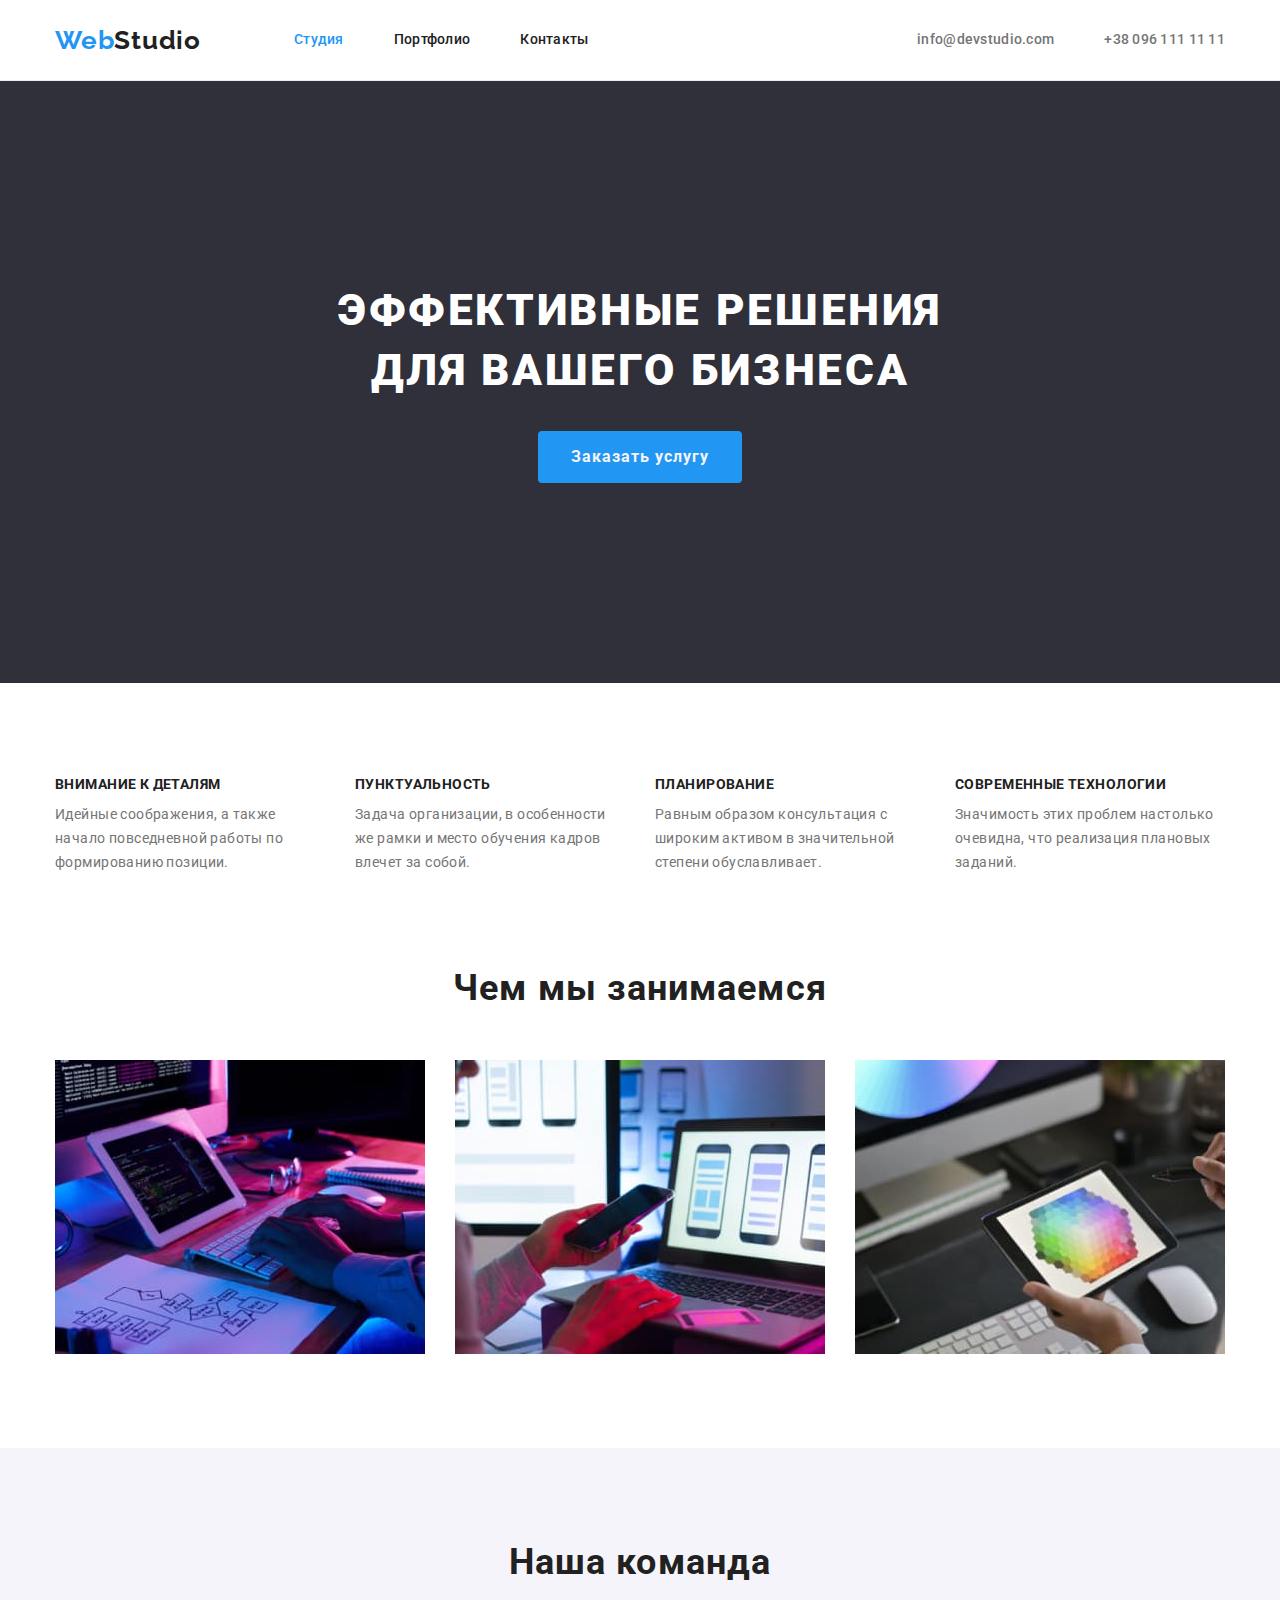
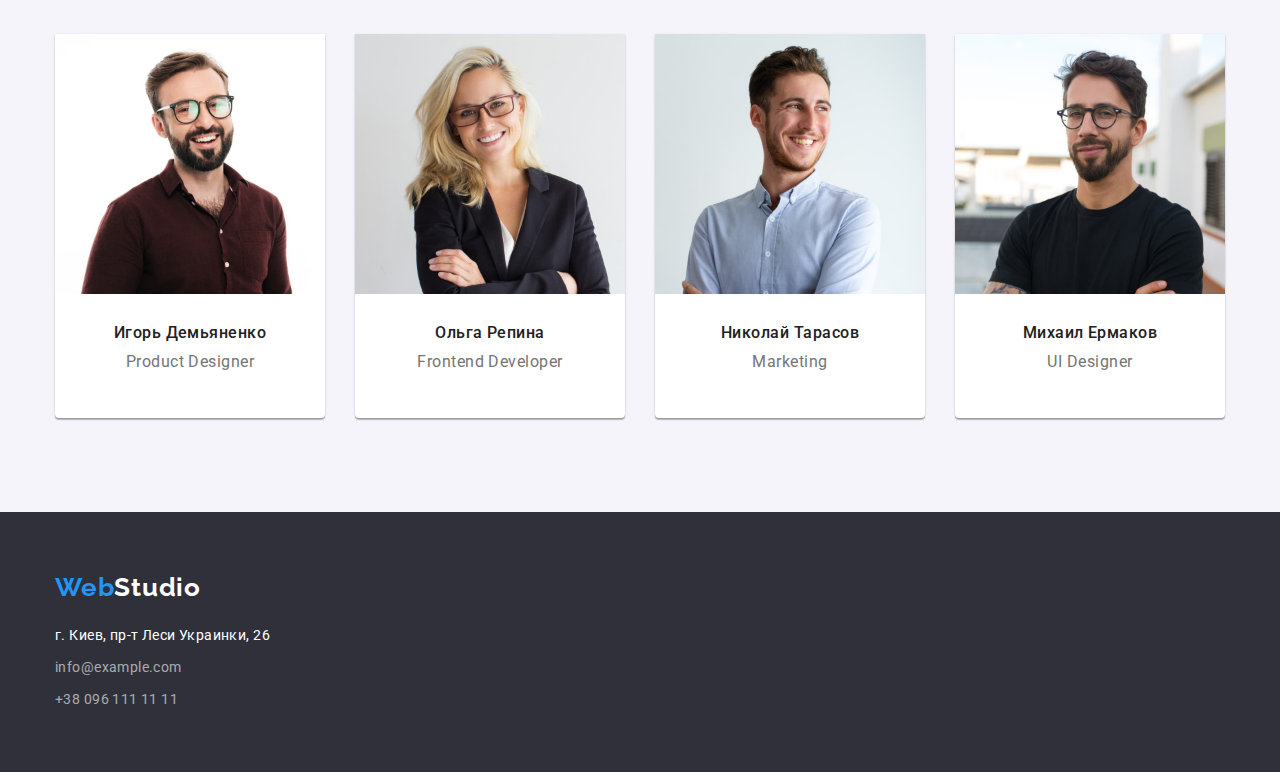
<file: index.html>
<!DOCTYPE html>
<html lang="en">

<head>
    <meta charset="UTF-8">
    <meta http-equiv="X-UA-Compatible" content="IE=edge">
    <meta name="viewport" content="width=device-width, initial-scale=1.0">
    <title>Document</title>
<link rel="preconnect" href="https://fonts.googleapis.com">
<link rel="preconnect" href="https://fonts.gstatic.com" crossorigin>
<link href="https://fonts.googleapis.com/css2?family=Raleway:wght@700&family=Roboto:wght@400;500;700;900&display=swap"
    rel="stylesheet">
        <link rel="stylesheet" href="https://cdnjs.cloudflare.com/ajax/libs/modern-normalize/1.1.0/modern-normalize.min.css">
    <link rel="stylesheet" href="./css/styles.css">
   
</head>

<body>

<!-- Шапка -->

    <header class="header nopadding">
        <div class="container header-inner">
                <nav class="main-nav">
                    <a href="" class="logo"><span class="logo-web">Web</span><span class="logo-studio">Studio</span></a>
                    <ul class="site-nav list">
                        <li class="item"><a href="./index.html" class="link current">Студия</a></li>
                        <li class="item"><a href="./portfolio.html" class="link">Портфолио</a></li>
                        <li class="item"><a href="" class="link">Контакты</a></li>
                    </ul>
                </nav>
                <ul class="cont-nav list">
                    <li class="item"><a href="info@devstudio.com" class="link">info@devstudio.com</a></li>
                    <li class="item"><a href="380961111111" class="link">+38 096 111 11 11</a></li>
                </ul>
        </div>
    </header>
 
    <main>
        <!-- Герой -->
        <section class="hero">
            <div class="container">
            <h1 class="hero-title">Эффективные решения <br>для вашего бизнеса</h1>
            <button class="button">Заказать услугу</button>
            </div>
        </section>
          
          <!-- Примеры работ -->
        
            <section class="section-padding">
                <div class="container">
                <ul class="section-one">
                    <li class="section-li">
                        <h3 class="section-title">Внимание к деталям</h3>
                        <p class="p">
                            Идейные соображения, а также начало повседневной работы по формированию позиции.
                        </p>
                    
                    </li>
                    <li class="section-li">
                        <h3 class="section-title">Пунктуальность</h3>
                        <p class="p">
                            Задача организации, в особенности же рамки и место обучения кадров влечет за собой.
                        </p>
                    </li>
                    <li class="section-li">
                        <h3 class="section-title">Планирование</h3>
                        <p class="p">Равным образом консультация с широким активом в значительной степени обуславливает.
                        </p>
                    
                    </li>
                    <li class="section-li">
                        <h3 class="section-title">Современные технологии</h3>
                        <p class="p">
                            Значимость этих проблем настолько очевидна, что реализация плановых заданий.
                        </p>
                    </li>
                </ul>
           
            </section>
            </div>
        <!-- Вторая секция -->
        
        <section class="section-works">
            <div class="container">
            <h2 class="section-title-two">Чем мы занимаемся</h2>
            <ul class="images">
                <li class="item images">
                    <img src="./images/img-one.jpg" alt="example" width="370">

                </li>
                <li class="item images">
                    <img src="./images/img-two.jpg" alt="example" width="370">
                </li>
                <li class="item images">
                    <img src="./images/img-three.jpg" alt="example" width="370">
                </li>
            </ul>

        </section>
        </div>
        <!-- Третья секция -->
       
        <section class="section-color">
            <div class="container">
          <h2 class="section-title-second">Наша команда</h2>
            <ul class="two">
                <li class="bgc">
                    <img src="./images/img-01.jpg" alt="example" width="270" class="images-one">
                   <div class="div">
                        <h3 class="section-title-three">Игорь Демьяненко</h3>
                        <p class="paragraph">Product Designer</p>
                   </div>
                </li>
                
                <li class="bgc">
                   <img src="./images/img-02.jpg" alt="example" width="270" class="images-two">
                    <div class="div">
                        <h3 class="section-title-three">Ольга Репина</h3>
                        <p class="paragraph">Frontend Developer</p>
                    </div>
                </li>
                    <li class="bgc">
                       <img src="./images/img-03.jpg" alt="example" width="270" class="images-three">
                       <div class="div">
                            <h3 class="section-title-three">Николай Тарасов</h3>
                            <p class="paragraph">Marketing</p>
                       </div>
                    </li>
                    <li class="bgc">
                        <img src="./images/img-04.jpg" alt="example" width="270" class="images-four">
                       <div class="div">
                            <h3 class="section-title-three">Михаил Ермаков</h3>
                            <p class="paragraph">UI Designer</p>
                       </div>
                    </li>
                    
                
            </ul>

        </section>
        </div>
    </main>

   
    <footer class="footer">
        <div class="container">
        <a href="" class="logo"><span class="logo-web">Web</span><span class="logo-studio-two">Studio</span></a>
         
<address class="add">
    <p class="direction">г. Киев, пр-т Леси Украинки, 26</p>
    <ul class="adress-nav">
        <li class="margin"><a href="info@example.com" class="adress-link margin">info@example.com</a></li>
        <li><a href="+380961111111" class="adress-link" >+38 096 111 11 11</a></li>
    </ul>
</address>
</div>
    </footer>
    
    
</body>

</html>
</file>
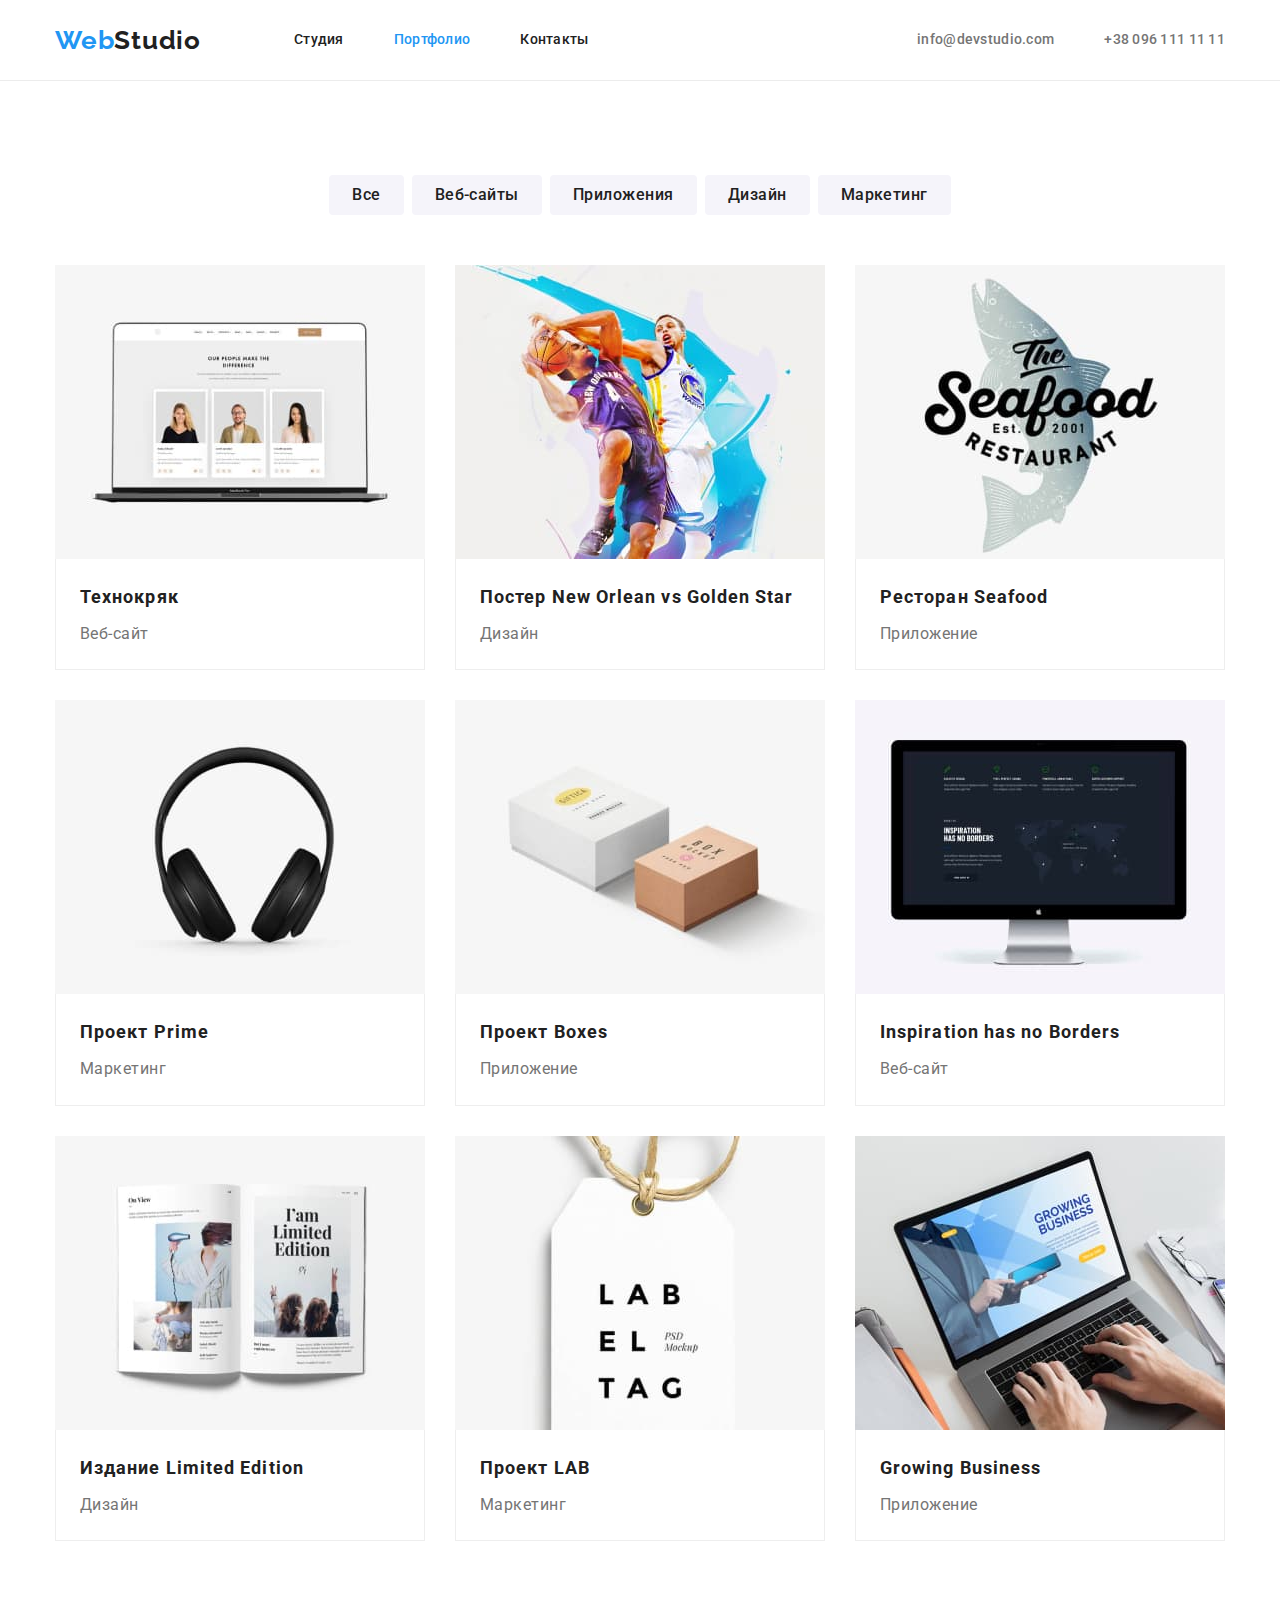
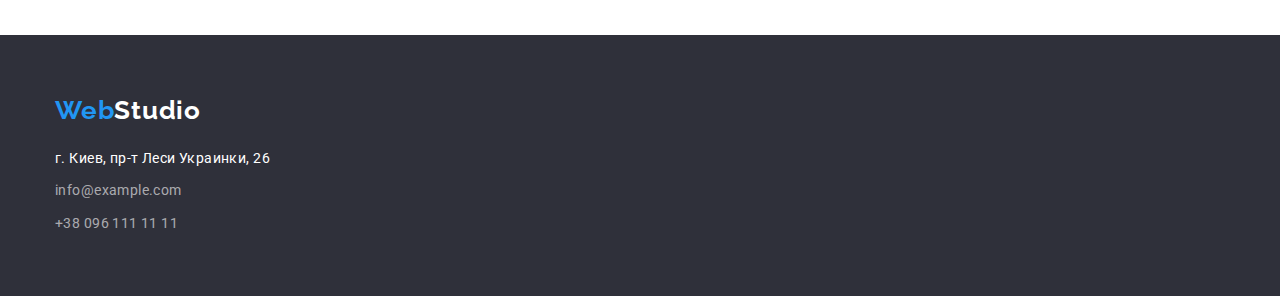
<file: portfolio.html>
<!DOCTYPE html>
<html lang="en">
<head>
    <meta charset="UTF-8">
    <meta http-equiv="X-UA-Compatible" content="IE=edge">
    <meta name="viewport" content="width=device-width, initial-scale=1.0">
    <title>Document</title>
<link rel="preconnect" href="https://fonts.googleapis.com">
<link rel="preconnect" href="https://fonts.gstatic.com" crossorigin>
<link href="https://fonts.googleapis.com/css2?family=Raleway:wght@700&family=Roboto:wght@400;500;700;900&display=swap"
    rel="stylesheet">
        <link rel="stylesheet" href="https://cdnjs.cloudflare.com/ajax/libs/modern-normalize/1.1.0/modern-normalize.min.css">
    <link rel="stylesheet" href="./css/styles.css">
   
</head> 


<body>
   
<header class="header nopadding">
    <div class="container header-inner">
        <nav class="main-nav">
            <a href="" class="logo"><span class="logo-web">Web</span><span class="logo-studio">Studio</span></a>
            <ul class="site-nav list">
                <li class="item"><a href="./index.html" class="link">Студия</a></li>
                <li class="item"><a href="./portfolio.html" class="link current">Портфолио</a></li>
                <li class="item"><a href="" class="link">Контакты</a></li>
            </ul>
        </nav>
        <ul class="cont-nav list">
            <li class="item"><a href="info@devstudio.com" class="link">info@devstudio.com</a></li>
            <li class="item"><a href="380961111111" class="link">+38 096 111 11 11</a></li>
        </ul>
    </div>
</header>
    <main>
        <section class="padding">
            <div class="container">
            <ul class="portfolio">
                <li class="item-two"><button class="button-two">Все</button></li>
                <li class="item-two"><button class="button-two">Веб-сайты</button></li>
                <li class="item-two"><button class="button-two">Приложения</button></li>
                <li class="item-two"><button class="button-two">Дизайн</button></li>
                <li class="item-two"><button class="button-two">Маркетинг</button></li>
            </ul>
            
                <ul class="portfolio-flex">
                    <li class="flex-element">
                        <a href=""><img src="./images-2/img-1.jpg" alt="example" width="370" class="img">
                            <div class="div-portfolio">
                                <h2 class="head-two">Технокряк</h2>
                                <p class="paragraph-two">Веб-сайт</p>
                            </div>
                        </a>
                
                    </li>
                
                    <li class="flex-element">
                        <a href=""><img src="./images-2/img-2.jpg" alt="example" width="370" class="img">
                            <div class="div-portfolio">
                                <h2 class="head-two">Постер New Orlean vs Golden Star</h2>
                                <p class="paragraph-two">Дизайн</p>
                            </div>
                        </a>
                
                    </li>
                
                    <li class="flex-element">
                        <a href=""><img src="./images-2/img-3.jpg" alt="example" width="370" class="img">
                            <div class="div-portfolio">
                                <h2 class="head-two">Ресторан Seafood</h2>
                                <p class="paragraph-two">Приложение</p>
                            </div>
                        </a>
                
                    </li>
                
                    <li class="flex-element">
                        <a href=""><img src="./images-2/img-4.jpg" alt="example" width="370" class="img">
                            <div class="div-portfolio">
                                <h2 class="head-two">Проект Prime</h2>
                                <p class="paragraph-two">Маркетинг</p>
                            </div>
                        </a>
                    </li>
                
                    <li class="flex-element">
                        <a href=""><img src="./images-2/img-5.jpg" alt="example" width="370" class="img">
                            <div class="div-portfolio">
                                <h2 class="head-two">Проект Boxes</h2>
                                <p class="paragraph-two">Приложение</p>
                            </div>
                        </a>
                    </li>
                
                    <li class="flex-element">
                        <a href=""><img src="./images-2/img-6.jpg" alt="example" width="370" class="img">
                            <div class="div-portfolio">
                                <h2 class="head-two">Inspiration has no Borders</h2>
                                <p class="paragraph-two">Веб-сайт</p>
                            </div>
                        </a>
                    </li>
                
                    <li class="flex-element">
                        <a href=""><img src="./images-2/img-7.jpg" alt="example" width="370" class="img">
                            <div class="div-portfolio">
                                <h2 class="head-two">Издание Limited Edition</h2>
                                <p class="paragraph-two">Дизайн</p>
                            </div>
                        </a>
                    </li>
                
                    <li class="flex-element">
                        <a href=""><img src="./images-2/img-8.jpg" alt="example" width="370" class="img">
                            <div class="div-portfolio">
                                <h2 class="head-two">Проект LAB</h2>
                                <p class="paragraph-two">Маркетинг</p>
                            </div>
                        </a>
                    </li>
                
                    <li class="flex-element">
                        <a href=""><img src="./images-2/img-9.jpg" alt="example" width="370" class="img">
                            <div class="div-portfolio">
                                <h2 class="head-two">Growing Business</h2>
                                <p class="paragraph-two">Приложение</p>
                            </div>
                        </a>
                    </li>
                </ul>
            
        </section>
        

    </main>
    
    <footer class="footer">
        <div class="container">
            <a href="" class="logo"><span class="logo-web">Web</span><span class="logo-studio-two">Studio</span></a>
    
            <address class="add">
                <p class="direction">г. Киев, пр-т Леси Украинки, 26</p>
                <ul class="adress-nav">
                    <li class="margin"><a href="info@example.com" class="adress-link margin">info@example.com</a></li>
                    <li><a href="+380961111111" class="adress-link">+38 096 111 11 11</a></li>
                </ul>
            </address>
        </div>
    </footer>

    
</body>
</html>
</file>
<file: css/styles.css>
body {
  background-color: #ffffff;
  color: #757575;
  font-family: Roboto, sans-serif;
}
ul {
  list-style: none;
}
a {
  text-decoration: none;
}

:root {
  --primary-text-color: #212121;
  --title-text-color: #757575;
  --accent-text-color: #2196f3;
}

.header {
  background-color: #ffffff;
  border-bottom: 1px solid #ececec;
}

.header-inner {
  display: flex;
  align-items: center;
  height: 80px;
}

/* Portfolio */

.head-two {
  color: var(--primary-text-color);
  font-weight: bold;
  font-size: 18px;
  line-height: 2;
  letter-spacing: 0.06em;
  margin-top: 0px;
  margin-bottom: 4px;
}
.paragraph-two {
  color: var(--title-text-color);
  font-weight: normal;
  font-size: 16px;
  line-height: 1.9;
  letter-spacing: 0.03em;
  margin-bottom: 0px;
  margin-top: 0px;
}
.portfolio {
  display: flex;
  padding-left: 0px;
  justify-content: center;
  margin-top: 0px;
  margin-bottom: 50px;
}

.portfolio-flex {
  display: flex;
  flex-wrap: wrap;
  padding-left: 0px;
  margin-top: 0px;
  margin-bottom: -30px;
  margin-right: -30px;
}

.flex-element {
  margin-right: 30px;
  margin-bottom: 30px;
  width: 370px;
}

.item-two + .item-two {
  margin-left: 8px;
}
.img {
  display: block;
}

/* Main-nav */
.main-nav {
  display: flex;
  align-items: center;
}
/* Logo */
.logo {
  font-family: Raleway, sans-serif;
  font-weight: bold;
  font-size: 26px;
  line-height: 1.19;
  letter-spacing: 0.03em;
}

.logo-web {
  color: #2196f3;
}
.logo-studio {
  color: #212121;
}
.logo-studio-two {
  color: #ffffff;
}

/* Site-nav */
.site-nav {
  display: flex;
  margin-left: 93px;
  margin-top: 0px;
  margin-bottom: 0px;
  padding-left: 0px;
}
.item + .item {
  margin-left: 50px;
}

.site-nav .link {
  display: block;
  padding-top: 32px;
  padding-bottom: 32px;

  color: var(--primary-text-color);
  font-weight: 500;
  font-size: 14px;
  line-height: 1.14;
  letter-spacing: 0.02em;
}
.site-nav .link:hover,
.site-nav .link:focus {
  color: var(--accent-text-color);

  font-weight: 500;
  font-size: 14px;
  line-height: 1.14;
  letter-spacing: 0.02em;
}
.site-nav .link.current {
  color: var(--accent-text-color);
}

/* Adress-nav */
.cont-nav .link {
  display: block;
  padding-top: 32px;
  padding-bottom: 32px;

  color: var(--title-text-color);
  font-weight: 500;
  font-size: 14px;
  line-height: 1.14;
  letter-spacing: 0.02em;
}
.cont-nav .link:hover,
.cont-nav .link:focus {
  color: var(--accent-text-color);
  font-weight: 500;
  font-size: 14px;
  line-height: 1.14;
  letter-spacing: 0.02em;
}
.cont-nav.item + .item {
  margin-left: 50px;
}
.cont-nav {
  display: flex;
  align-items: center;
  /* padding-top: 32px;
  padding-bottom: 32px; */
}
.cont-nav.list {
  margin-left: auto;
  padding-left: 0px;
  margin-top: 0px;
  margin-bottom: 0px;
}

/* Hero */
.hero-title {
  color: #ffffff;
  font-weight: 900;
  font-size: 44px;
  line-height: 1.36;
  text-align: center;
  letter-spacing: 0.06em;
  text-transform: uppercase;

  margin-top: 0px;
  margin-bottom: 30px;
}

.hero {
  background-color: #2f303a;
  padding-top: 200px;
  padding-bottom: 200px;
  text-align: center;
}

/* Section */
.bgc {
  background-color: #ffffff;
  border-radius: 0px 0px 4px 4px;
  box-shadow: 0px 1px 3px rgba(0, 0, 0, 0.12), 0px 1px 1px rgba(0, 0, 0, 0.14),
    0px 2px 1px rgba(0, 0, 0, 0.2);
  width: 270px;
}
.bgc + .bgc {
  margin-left: 30px;
}
.section-li {
  margin-right: 30px;
}
.section-li:nth-child(4n) {
  margin-right: 0px;
}

.section-one {
  display: flex;
  padding-left: 0px;
  padding-top: 0px;
  margin-top: 0px;
  margin-bottom: 0px;
}
.section-padding {
  padding-top: 94px;
}

.section-title {
  color: var(--primary-text-color);

  margin-bottom: 10px;
  margin-top: 0px;
  font-weight: bold;
  font-size: 14px;
  line-height: 1.14;
  letter-spacing: 0.03em;
  text-transform: uppercase;
}
.section-color {
  background-color: #f5f4fa;
  padding-bottom: 94px;
  margin-top: 0px;
  padding-top: 94px;
}
/* Section-two */
.images {
  display: flex;
  padding-left: 0px;
  margin-top: 0px;
  margin-bottom: 0px;
}
.item.images + .item.images {
  margin-left: 30px;
}
/* Images */
.images-one {
  display: block;
  margin-left: 0px;
  margin-right: 30px;
  margin-bottom: 0px;
}
.images-two {
  display: block;
  margin-left: 0px;
  margin-right: 30px;
  margin-bottom: 0px;
}
.images-three {
  display: block;
  margin-left: 0px;
  margin-right: 30px;
  margin-bottom: 0px;
}
.images-four {
  display: block;
  margin-left: 0px;
  margin-right: 0px;
  margin-bottom: 0px;
}
.div {
  padding-top: 30px;
  padding-bottom: 30px;
}
/* Section-title-two */
.section-title-two {
  color: var(--primary-text-color);
  font-weight: bold;
  font-size: 36px;
  line-height: 1.16;
  text-align: center;
  letter-spacing: 0.03em;
  margin-top: 0px;
  margin-bottom: 50px;
}
.section-works {
  padding-top: 94px;
  padding-bottom: 94px;
}

.section-title-second {
  color: var(--primary-text-color);
  font-weight: bold;
  font-size: 36px;
  line-height: 1.16;
  text-align: center;
  letter-spacing: 0.03em;

  margin-top: 0px;
  margin-bottom: 50px;
}

/* Section-title-three */
.section-title-three {
  color: var(--primary-text-color);
  font-weight: 500;
  font-size: 16px;
  line-height: 1.18;
  text-align: center;
  letter-spacing: 0.03em;
  margin-bottom: 10px;
  margin-top: 0px;
}
/* Paragraph */
.paragraph {
  color: var(--title-text-color);
  font-family: Roboto;
  font-weight: 400;
  font-size: 16px;
  line-height: 1.18;
  text-align: center;
  letter-spacing: 0.03em;

  margin-top: 0px;
  margin-bottom: 0[x];
}
/* Footer */
.footer {
  background-color: #2f303a;
  font-family: Roboto, sans-serif;

  padding-top: 60px;
  padding-bottom: 60px;
  margin-top: 0px;
}
.adress-link {
  color: rgba(255, 255, 255, 0.6);
}

.margin {
  margin-bottom: 9px;
}
.adress-nav {
  padding-left: 0px;
  margin-top: 0px;
  margin-bottom: 0px;
}
.direction {
  color: #ffffff;
  font-weight: normal;
  font-size: 14px;
  line-height: 24px;
  letter-spacing: 0.03em;
  margin-top: 0px;
  margin-bottom: 9px;
}
/* Button */
.button {
  display: inline-block;
  border: 1px solid transparent;
  border-radius: 4px;
  padding: 10px 32px;
  min-width: 200px;
  margin-top: 0px;
  margin-bottom: 0px;

  background-color: var(--accent-text-color);
  color: #f5f4fa;

  font-weight: bold;
  font-size: 16px;
  line-height: 1.9;
  letter-spacing: 0.06em;
}
.button:hover,
.button:focus,
.button:active {
  background-color: #188ce8;
}
.button-two {
  display: flex;
  border: 1px solid transparent;
  border-radius: 4px;
  padding: 6px 22px;
  min-width: 73px;

  background-color: #f5f4fa;

  font-weight: 500;
  font-size: 1.6;
  line-height: 26px;
  text-align: center;
  letter-spacing: 0.03em;
}
.button-two {
  color: var(--primary-text-color);
}
.button-two:hover,
.button-two:focus,
.button-two:active {
  background-color: var(--accent-text-color);
  color: #ffffff;
  box-shadow: 0px 3px 1px rgba(0, 0, 0, 0.1), 0px 1px 2px rgba(0, 0, 0, 0.08),
    0px 2px 2px rgba(0, 0, 0, 0.12);
}

.padding {
  padding-top: 94px;
  padding-bottom: 94px;
}

.add {
  font-family: Roboto;
  font-style: normal;
  font-weight: normal;
  font-size: 14px;
  line-height: 1.7;
  letter-spacing: 0.03em;
  margin-top: 20px;
}
.container {
  margin-left: auto;
  margin-right: auto;
  width: 1200px;
  padding-left: 15px;
  padding-right: 15px;
}
.two {
  display: flex;
  padding-left: 0px;
  margin-top: 0px;
  margin-bottom: 0px;
}

.p {
  font-weight: normal;
  font-size: 14px;
  line-height: 1.7;
  letter-spacing: 0.03em;
  width: 270px;

  margin-top: 0px;
  margin-bottom: 0px;
}
.p:nth-last-child(3n) {
  margin-right: 0px;
}
.div-portfolio {
  padding: 20px 24px;
  border-bottom: 1px solid #eeeeee;
  border-left: 1px solid #eeeeee;
  border-right: 1px solid #eeeeee;
}
</file>
